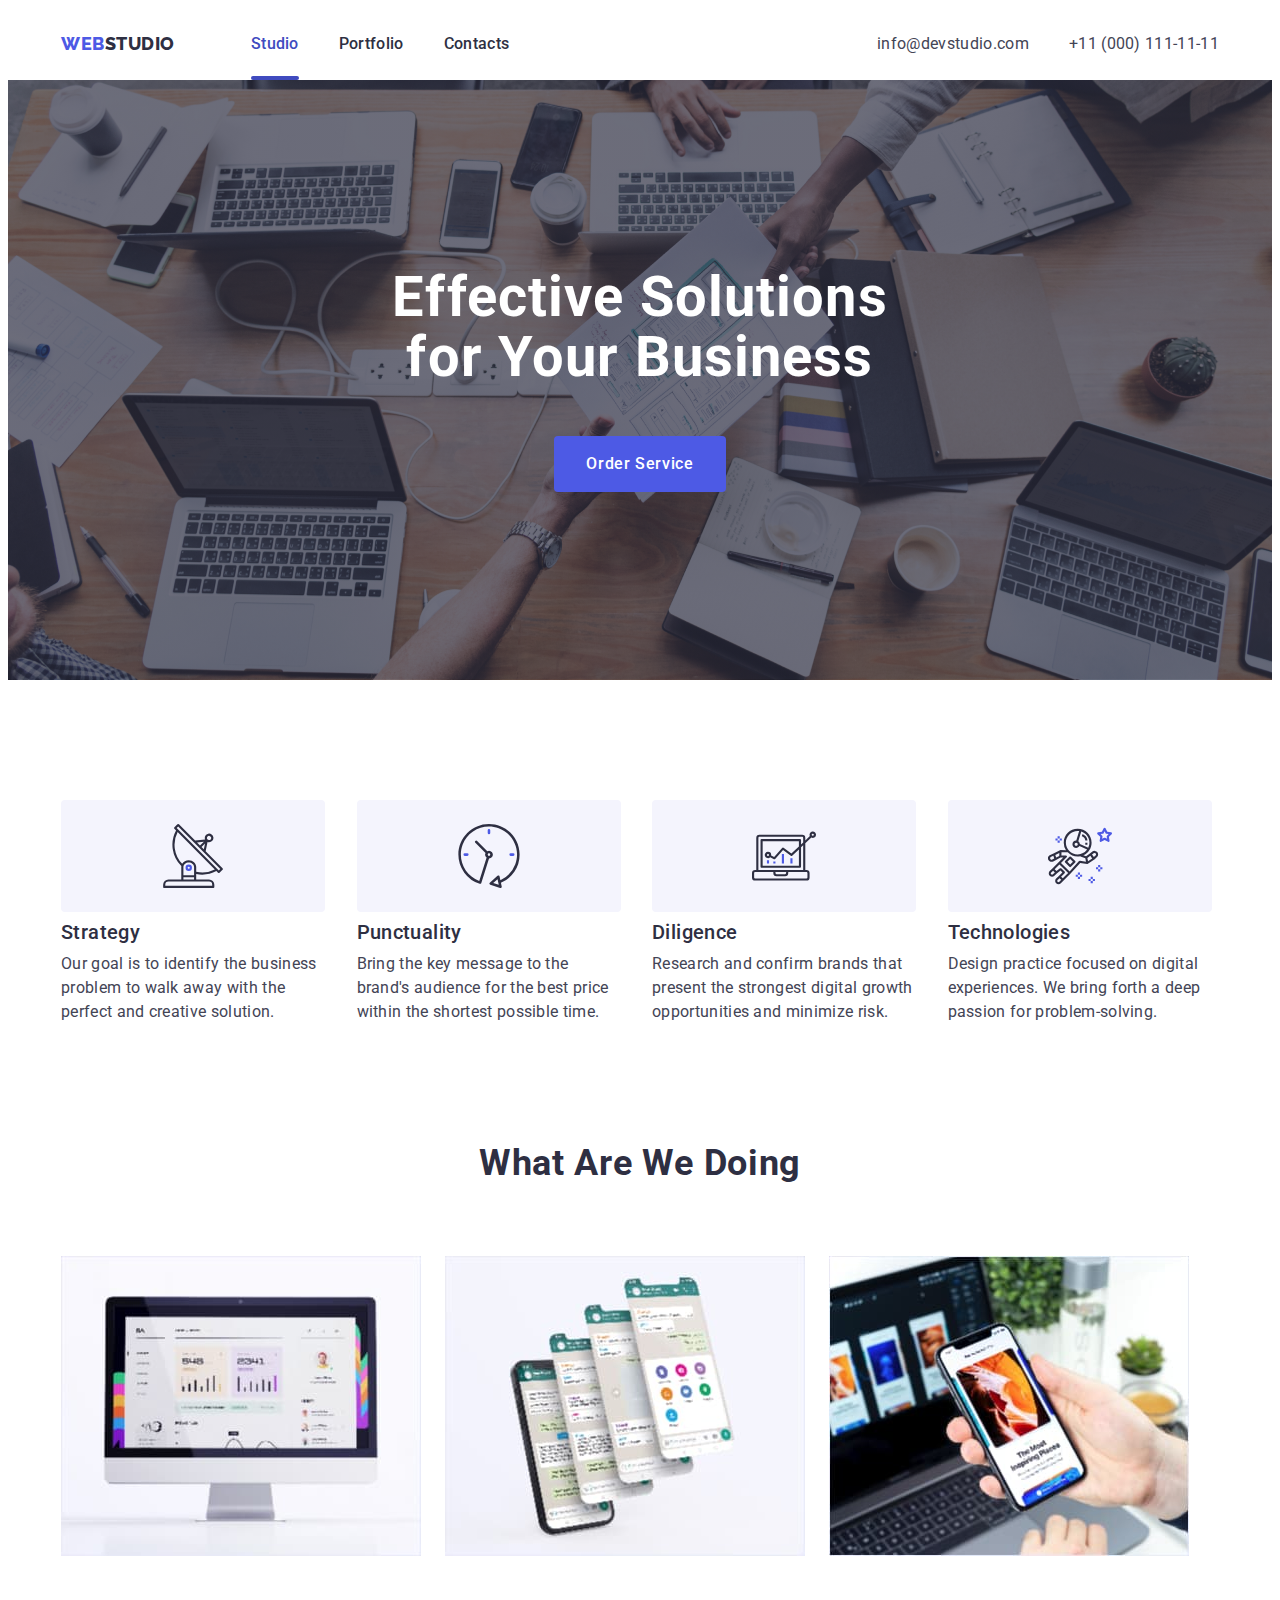
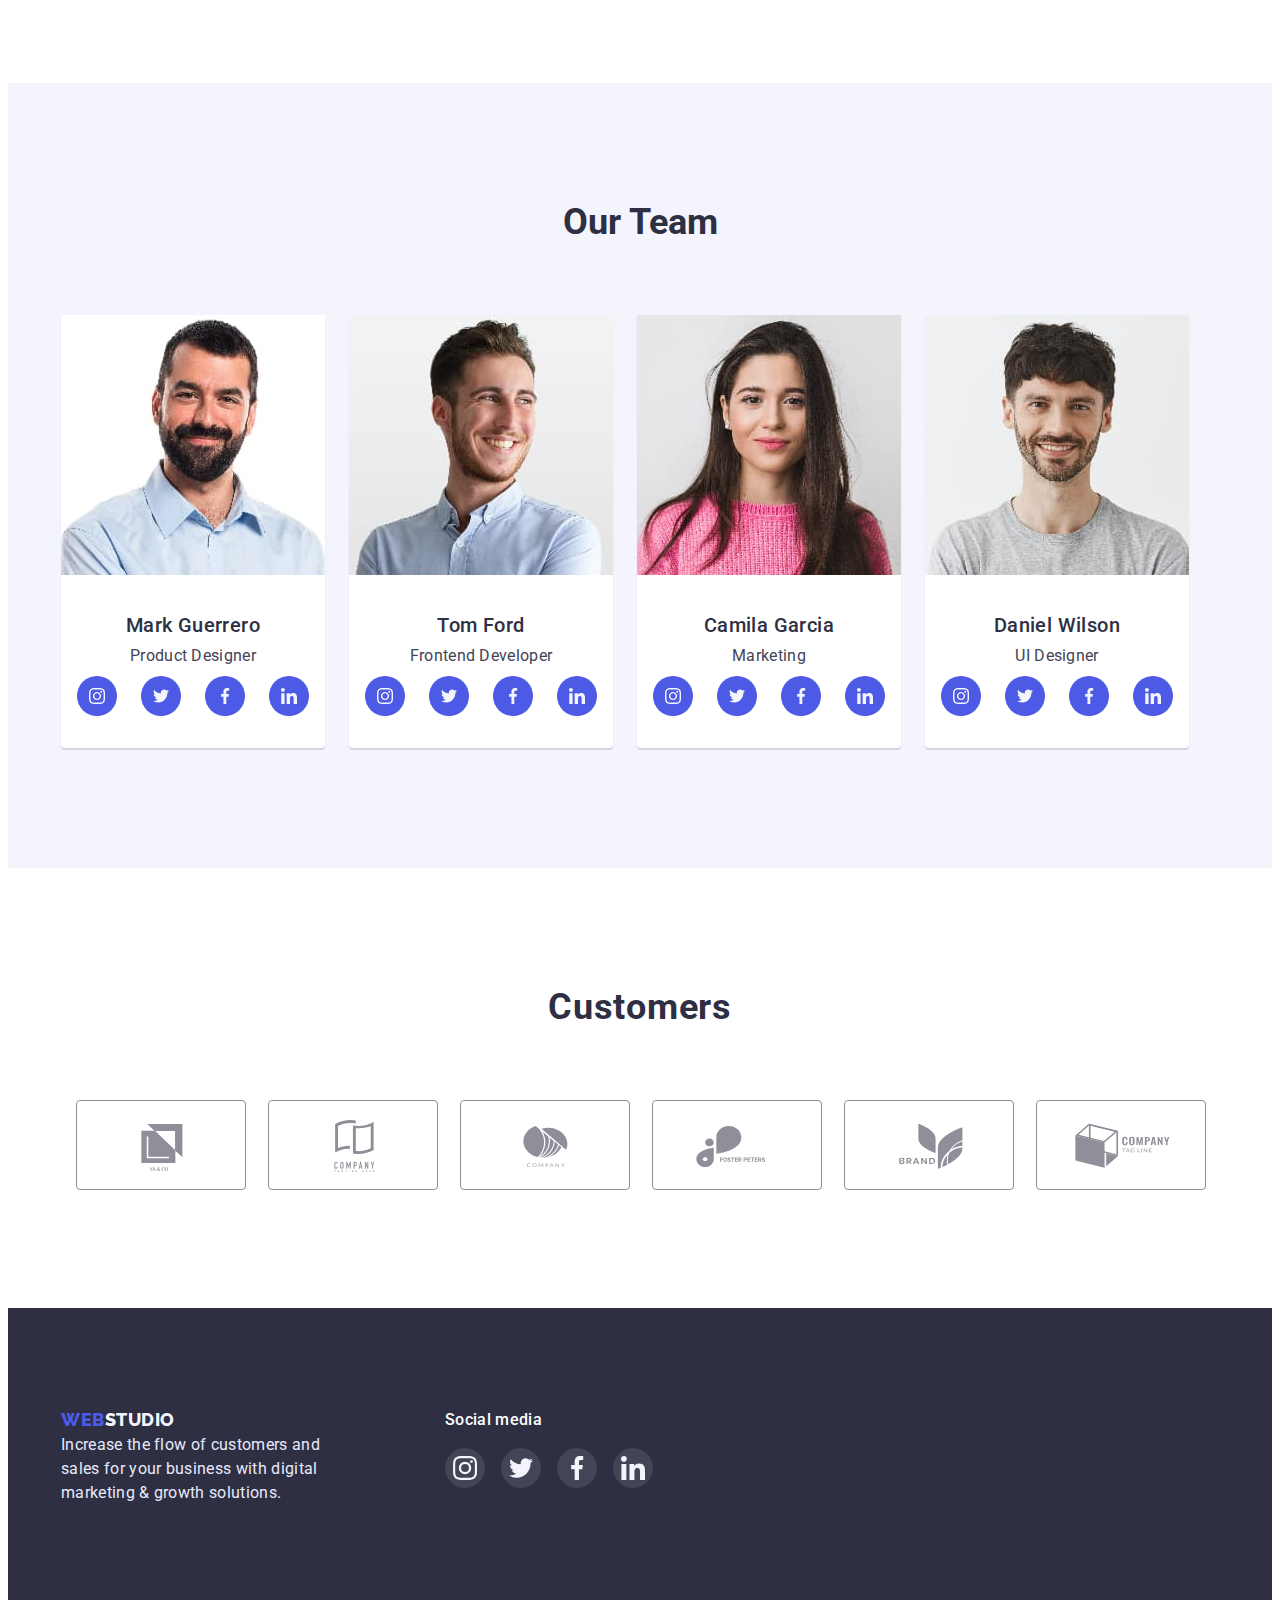
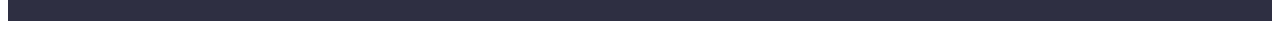
<file: index.html>
<!DOCTYPE html>
<html lang="en">

<head>
    <meta charset="UTF-8">
    <meta http-equiv="X-UA-Compatible" content="IE=edge">
    <meta name="viewport" content="width=device-width, initial-scale=1.0">
    <title>WebStudio</title>
    <!-- link fonts -->
    <link rel="stylesheet" href="https://cdnjs.cloudflare.com/ajax/libs/modern-normalize/1.1.0/modern-normalize.min.css"
        integrity="sha512-wpPYUAdjBVSE4KJnH1VR1HeZfpl1ub8YT/NKx4PuQ5NmX2tKuGu6U/JRp5y+Y8XG2tV+wKQpNHVUX03MfMFn9Q=="
        crossorigin="anonymous" referrerpolicy="no-referrer" />
    <link rel="preconnect" href="https://fonts.googleapis.com">
    <link rel="preconnect" href="https://fonts.gstatic.com" crossorigin>
    <link
        href="https://fonts.googleapis.com/css2?family=Raleway:wght@700&family=Roboto:wght@400;500;700;900&display=swap"
        rel="stylesheet">

    <link rel="stylesheet" href="./css/styles.css">
</head>


<body>

    <header class="page-heder">
        <div class="conteiner">
            <div class="header-conteiner">
                <nav class="header-nav">
                    <a href="./index.html" class="logo-first">WEB<span class="logo-second">STUDIO</span></a>
                    <ul class="navigation">
                        <li><a class="link current" href="./index.html">Studio</a></li>
                        <li><a class="link" href="./portfolio.html">Portfolio</a></li>
                        <li><a class="link" href="">Contacts</a></li>

                    </ul>

                </nav>
                <address>
                    <ul class="page-addres">
                        <li><a href="mailto:info@devstudio.com" class="link">info@devstudio.com</a></li>
                        <li><a href="tel:+110001111111" class="link">+11 (000) 111-11-11</a></li>
                    </ul>
                </address>
            </div>
        </div>
    </header>

    <main>
        <!-- section1 -->
        <section class="hero-image">
            <div class="conteiner">
                <div class="hero-conteiner">
                    <h1 class="hero-title">Effective Solutions for Your Business</h1>
                    <button type="button" data-modal-open class="button-service">Order Service</button>
                </div>


            </div>
        </section>
        <!-- section2 -->
        <section class="section">
            <div class="conteiner">
                <h2 hidden>features</h2>


                <ul class="secondary-conteiner">
                    <li class="li-sekondary-conteiner">
                        <div class="advanteges-list"><svg class="advantages-icon">
                                <use href="./images/icons.svg#icon-antenna"></use>
                            </svg></div>

                        <h3 class="text-secondary-conteiner">Strategy</h3>
                        <p class="paragraf-text-sekondary">Our goal is to identify the business
                            problem to walk away with the perfect and creative solution.</p>

                    </li>
                    <li class="li-sekondary-conteiner">
                        <div class="advanteges-list"><svg class="advantages-icon">
                                <use href="./images/icons.svg#icon-clock"></use>
                            </svg></div>
                        <h3 class="text-secondary-conteiner">Punctuality</h3>
                        <p class="paragraf-text-sekondary">Bring the key message to the brand's audience for the best
                            price
                            within
                            the
                            shortest possible
                            time.</p>

                    </li>
                    <li class="li-sekondary-conteiner">
                        <div class="advanteges-list"><svg class="advantages-icon">
                                <use href="./images/icons.svg#icon-diagram"></use>
                            </svg></div>
                        <h3 class="text-secondary-conteiner">Diligence</h3>
                        <p class="paragraf-text-sekondary">Research and confirm brands that present the strongest
                            digital
                            growth
                            opportunities and minimize
                            risk.</p>

                    </li>
                    <li class="li-sekondary-conteiner">
                        <div class="advanteges-list"><svg class="advantages-icon">
                                <use href="./images/icons.svg#icon-astronaut"></use>
                            </svg></div>
                        <h3 class="text-secondary-conteiner">Technologies</h3>
                        <p class="paragraf-text-sekondary">Design practice focused on digital experiences. We bring
                            forth a
                            deep
                            passion for
                            problem-solving.</p>

                    </li>
                </ul>


            </div>


        </section>
        <!-- Приклади роботи3  -->
        <section class="section non-padding">
            <div class="conteiner">

                <h2 class="page-waw-doing">What Are We Doing</h2>
                <ul class="foto-section">
                    <li class="img-sl"><img src="./images/sl_1.jpg" alt="computer" width="360" height="300"></li>

                    <li class="img-sl"><img src="./images/sl_2.jpg" alt="mobile softvar" width="360" height="300">
                    </li>
                    <li class="img-sl"><img src="./images/sl_3.jpg" alt="smartphone" width="360" height="300"></li>
                </ul>

            </div>
        </section>
        <!-- група4 -->
        <section class="section section-background">
            <div class="conteiner">
                <h2 class="team">Our Team</h2>
                <ul class="team-conteiner">
                    <li class="team-item">
                        <img class="foto-team" src="./images/img_1.jpg" alt="Mark Guerrero" width="264" height="260">
                        <div class="our-team">
                            <h3 class="piple">Mark Guerrero</h3>
                            <p class="paragraf">Product Designer</p>
                            <ul class="socials-lisst">
                                <li class="socials-item"><a class="socials-link" href="#">
                                        <svg class="socials-icon">
                                            <use href="./images/icons.svg#icon-instagram-b"></use>

                                        </svg>
                                    </a></li>
                                <li class="socials-item"><a class="socials-link" href="#"><svg class="socials-icon">
                                            <use href="./images/icons.svg#icon-twitter-b"></use>

                                        </svg></a></li>
                                <li class="socials-item"><a class="socials-link" href="#"><svg class="socials-icon">
                                            <use href="./images/icons.svg#icon-facebook-b"></use>

                                        </svg></a></li>
                                <li class="socials-item"><a class="socials-link" href="#"><svg class="socials-icon">
                                            <use href="./images/icons.svg#icon-linkedin-b"></use>

                                        </svg></a></li>
                            </ul>
                        </div>

                    </li>
                    <li class="team-item">
                        <img class="foto-team" src="./images/img_2.jpg" alt="Tom Ford" width="264" height="260">
                        <div class="our-team">
                            <h3 class="piple">Tom Ford</h3>
                            <p class="paragraf">Frontend Developer</p>
                            <ul class="socials-lisst">
                                <li class="socials-item"><a class="socials-link" href="#">
                                        <svg class="socials-icon">
                                            <use href="./images/icons.svg#icon-instagram-b"></use>

                                        </svg>
                                    </a></li>
                                <li class="socials-item"><a class="socials-link" href="#"><svg class="socials-icon">
                                            <use href="./images/icons.svg#icon-twitter-b"></use>

                                        </svg></a></li>
                                <li class="socials-item"><a class="socials-link" href="#"><svg class="socials-icon">
                                            <use href="./images/icons.svg#icon-facebook-b"></use>

                                        </svg></a></li>
                                <li class="socials-item"><a class="socials-link" href="#"><svg class="socials-icon">
                                            <use href="./images/icons.svg#icon-linkedin-b"></use>

                                        </svg></a></li>
                        </div>

                    </li>
                    <li class="team-item">
                        <img class="foto-team" src="./images/img_3.jpg" alt="Camila Garcia" width="264" height="260">
                        <div class="our-team">
                            <h3 class="piple">Camila Garcia</h3>
                            <p class="paragraf">Marketing</p>
                            <ul class="socials-lisst">
                                <li class="socials-item"><a class="socials-link" href="#">
                                        <svg class="socials-icon">
                                            <use href="./images/icons.svg#icon-instagram-b"></use>

                                        </svg>
                                    </a></li>
                                <li class="socials-item"><a class="socials-link" href="#"><svg class="socials-icon">
                                            <use href="./images/icons.svg#icon-twitter-b"></use>

                                        </svg></a></li>
                                <li class="socials-item"><a class="socials-link" href="#"><svg class="socials-icon">
                                            <use href="./images/icons.svg#icon-facebook-b"></use>

                                        </svg></a></li>
                                <li class="socials-item"><a class="socials-link" href="#"><svg class="socials-icon">
                                            <use href="./images/icons.svg#icon-linkedin-b"></use>

                                        </svg></a></li>
                        </div>

                    </li>
                    <li class="team-item">
                        <img class="foto-team" src="./images/img_4.jpg" alt="Daniel Wilson" width="264" height="260">
                        <div class="our-team">
                            <h3 class="piple">Daniel Wilson</h3>
                            <p class="paragraf">UI Designer</p>
                            <ul class="socials-lisst">
                                <li class="socials-item"><a class="socials-link" href="#">
                                        <svg class="socials-icon">
                                            <use href="./images/icons.svg#icon-instagram-b"></use>

                                        </svg>
                                    </a></li>
                                <li class="socials-item"><a class="socials-link" href="#"><svg class="socials-icon">
                                            <use href="./images/icons.svg#icon-twitter-b"></use>

                                        </svg></a></li>
                                <li class="socials-item"><a class="socials-link" href="#"><svg class="socials-icon">
                                            <use href="./images/icons.svg#icon-facebook-b"></use>

                                        </svg></a></li>
                                <li class="socials-item"><a class="socials-link" href="#"><svg class="socials-icon">
                                            <use href="./images/icons.svg#icon-linkedin-b"></use>

                                        </svg></a></li>
                        </div>

                    </li>

                </ul>
            </div>
        </section>
        <section>
            <div class="conteiner">
                <div class="customers-box">
                    <h2 class="customers">Customers</h2>
                    <ul class="customers-list">
                        <li class="customers-item"><a class="customers-link" href="#"> <svg class="customers-icon">
                                    <use href="./images/icons.svg#icon-yago"></use>
                                </svg></a></li>
                        <li class="customers-item"><a class="customers-link" href="#"><svg class="customers-icon">
                                    <use href="./images/icons.svg#icon-taglinehere"></use>
                                </svg></a></li>
                        <li class="customers-item"><a class="customers-link" href="#"><svg class="customers-icon">
                                    <use href="./images/icons.svg#icon-company"></use>
                                </svg></a></li>
                        <li class="customers-item"><a class="customers-link" href="#"><svg class="customers-icon">
                                    <use href="./images/icons.svg#icon-fosterpeters"></use>
                                </svg></a></li>
                        <li class="customers-item"><a class="customers-link" href="#"><svg class="customers-icon">
                                    <use href="./images/icons.svg#icon-brand"></use>
                                </svg></a></li>
                        <li class="customers-item"><a class="customers-link" href="#"><svg class="customers-icon">
                                    <use href="./images/icons.svg#icon-tagline"></use>
                                </svg></a></li>
                    </ul>
                </div>

            </div>

        </section>
    </main>
    <footer class="footer-fon">
        <div class="conteiner">
            <div class="footer-conteiner">
                <div class="footer-logo-paragragf">
                    <div class="footer-mar"><a href="./index.html" class="logo-first">WEB<span
                                class="logo-second-f">STUDIO</span></a>
                        <P class="footer-p">Increase the flow of customers and sales for your business with digital
                            marketing &
                            growth
                            solutions.</P>
                    </div>
                </div>
                <div class="footer-link">
                    <h2 class="footer-social-media">Social media</h2>

                    <ul class="footer-lisst">
                        <li class="footer-item"><a class="footer-socials-link" href="#">
                                <svg class="footer-socials-icon">
                                    <use href="./images/icons.svg#icon-instagram-b"></use>

                                </svg>
                            </a></li>
                        <li class="footer-item"><a class="footer-socials-link" href="#"><svg
                                    class="footer-socials-icon">
                                    <use href="./images/icons.svg#icon-twitter-b"></use>

                                </svg></a></li>
                        <li class="footer-item"><a class="footer-socials-link" href="#"><svg
                                    class="footer-socials-icon">
                                    <use href="./images/icons.svg#icon-facebook-b"></use>

                                </svg></a></li>
                        <li class="footer-item"><a class="footer-socials-link" href="#"><svg
                                    class="footer-socials-icon">
                                    <use href="./images/icons.svg#icon-linkedin-b"></use>

                                </svg></a></li>
                    </ul>
                </div>
            </div>





        </div>




    </footer>
    <div class="beckdrop is-hidden" data-modal>
        <div class="modal">
            <button class="modal-close" type="button" data-modal-close><svg class="beckdrop-modal-icon">
                    <use href="./images/icons.svg#icon-close-black"></use>

                </svg>
            </button>
        </div>

    </div>

    <script src="./js/modal.js"></script>

</body>

</html>
</file>
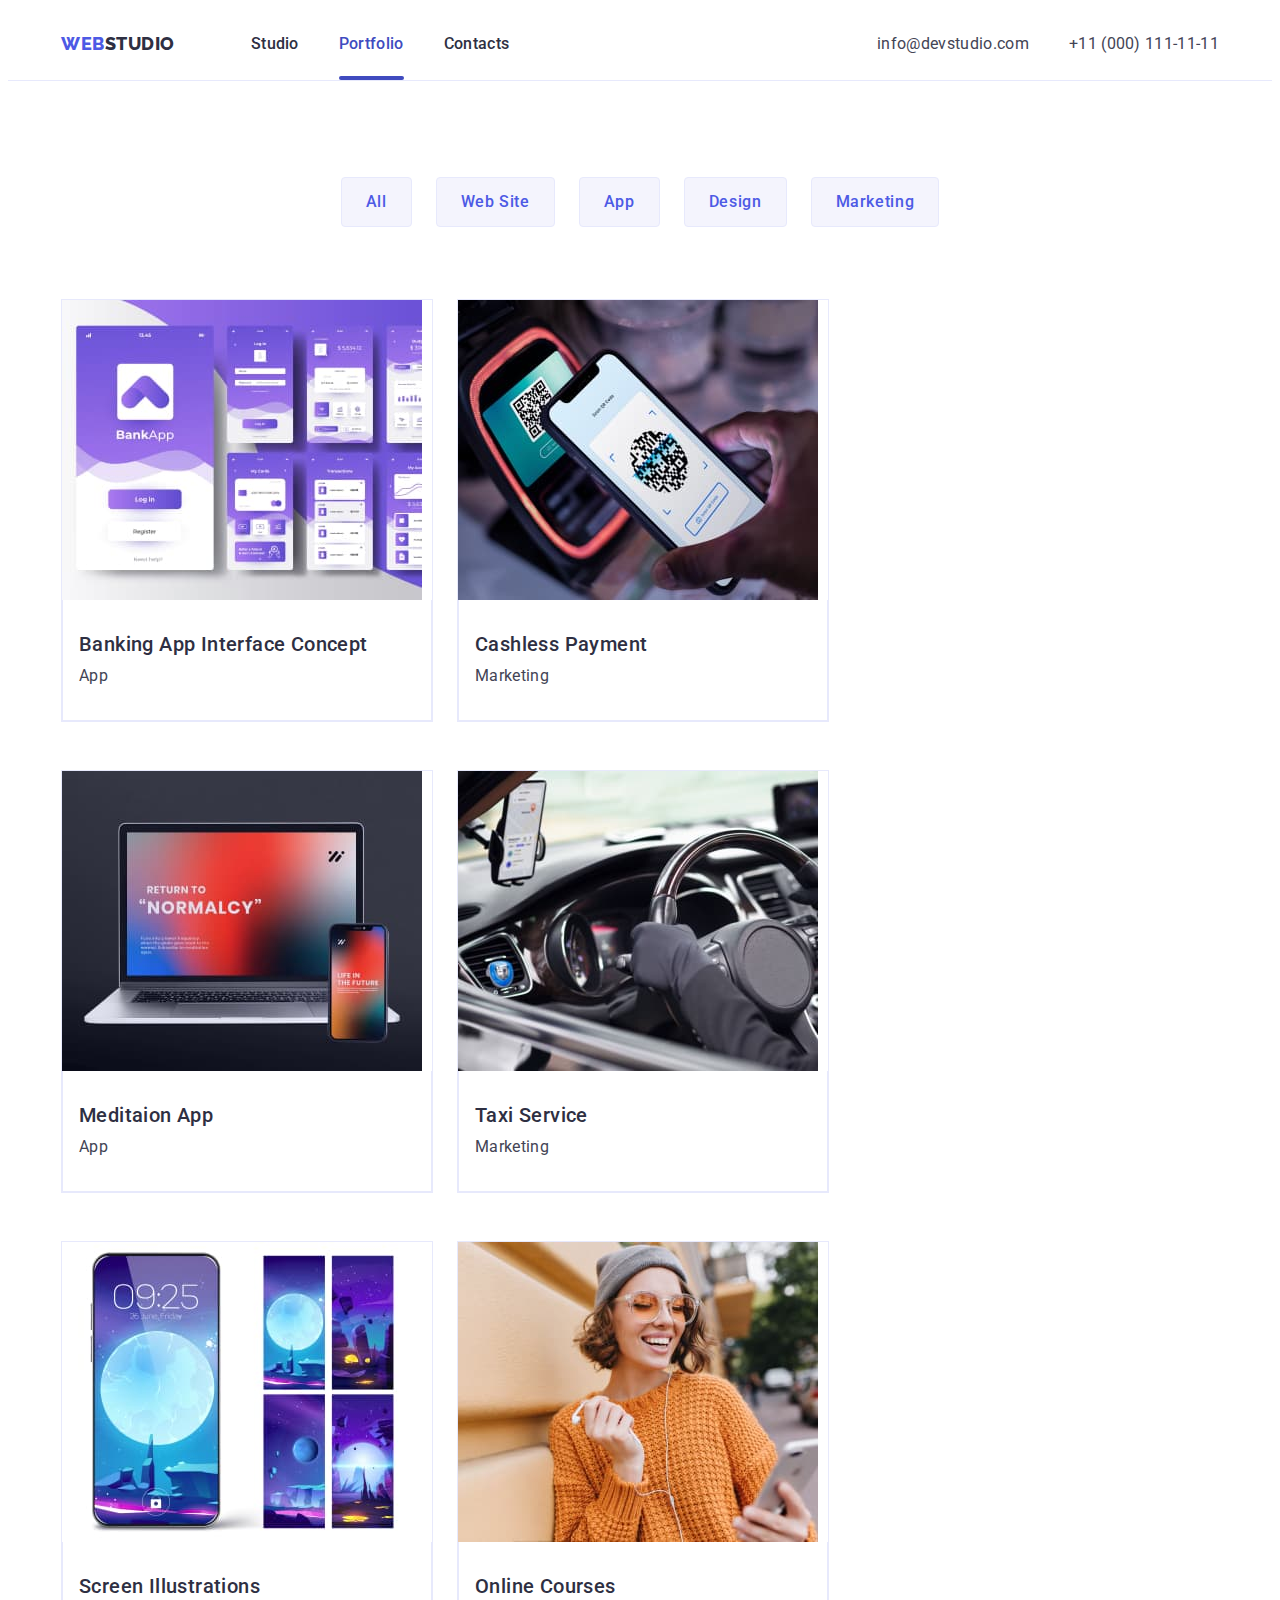
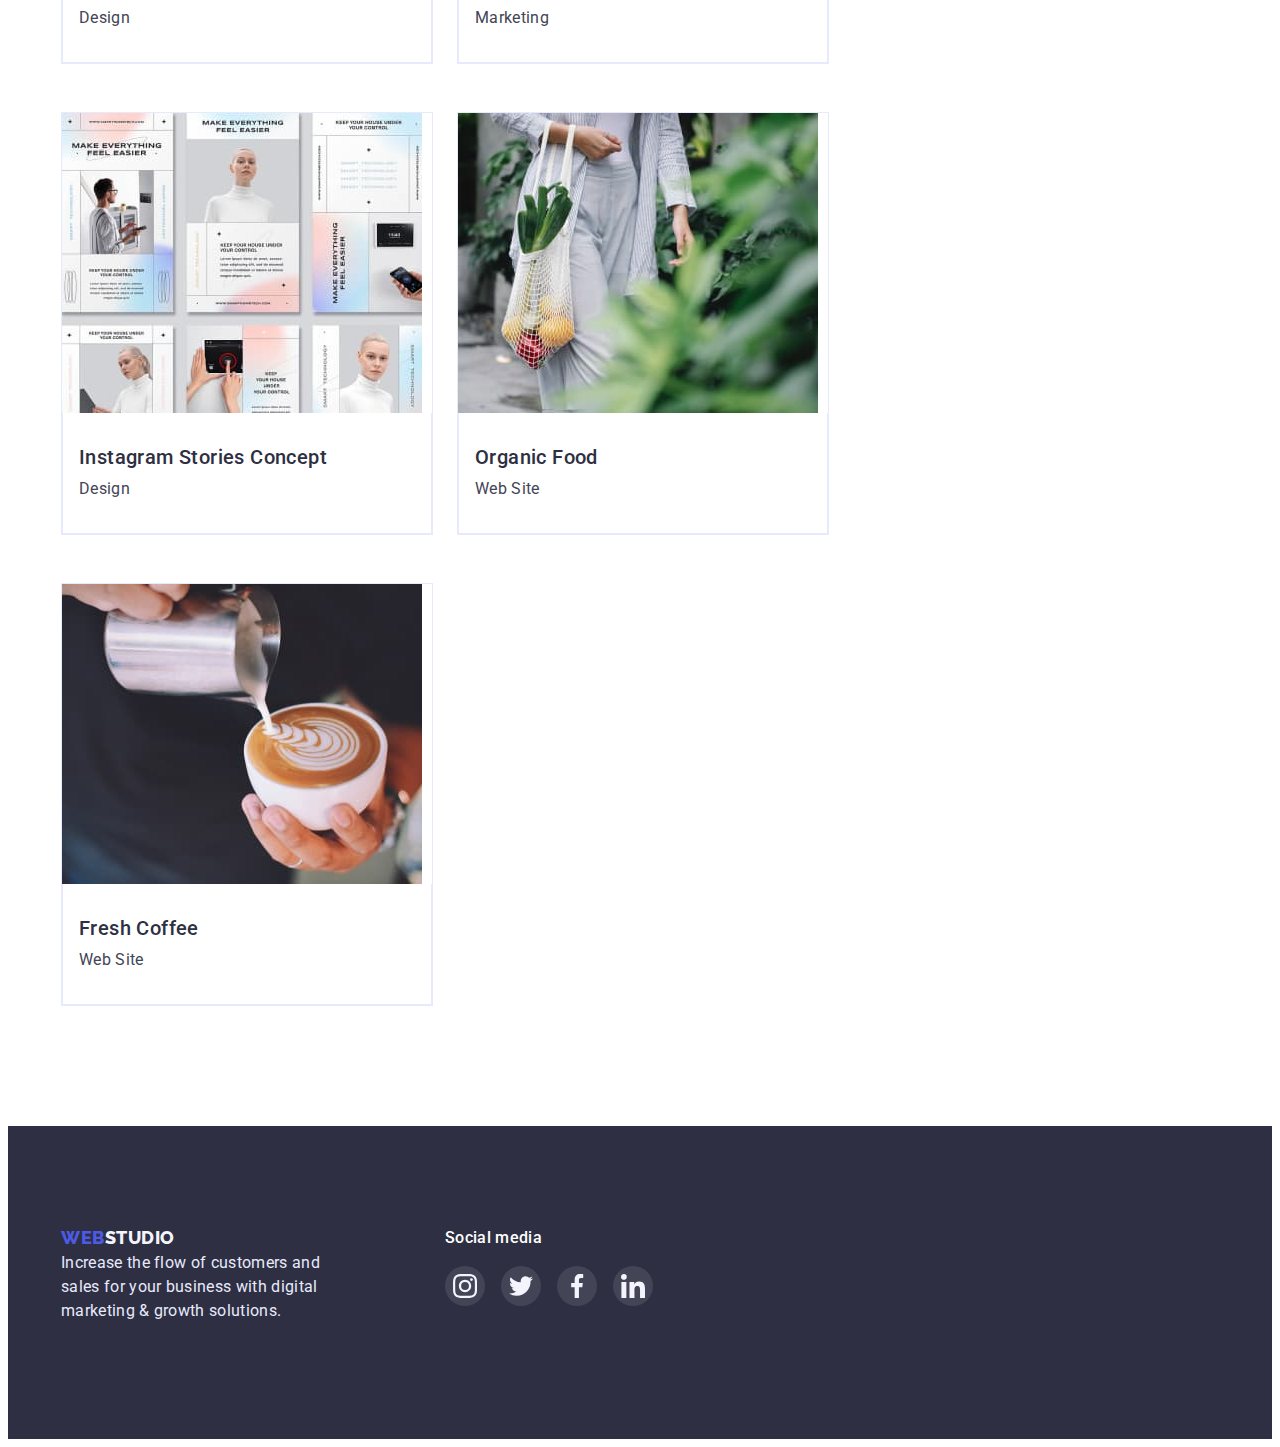
<file: portfolio.html>
<!DOCTYPE html>
<html lang="en">

<head>
    <meta charset="UTF-8">
    <meta http-equiv="X-UA-Compatible" content="IE=edge">
    <meta name="viewport" content="width=device-width, initial-scale=1.0">
    <title>Portfolio</title>
    <!-- link fonts -->
    <link rel="stylesheet" href="https://cdnjs.cloudflare.com/ajax/libs/modern-normalize/1.1.0/modern-normalize.min.css"
        integrity="sha512-wpPYUAdjBVSE4KJnH1VR1HeZfpl1ub8YT/NKx4PuQ5NmX2tKuGu6U/JRp5y+Y8XG2tV+wKQpNHVUX03MfMFn9Q=="
        crossorigin="anonymous" referrerpolicy="no-referrer" />
    <link rel="preconnect" href="https://fonts.googleapis.com">
    <link rel="preconnect" href="https://fonts.gstatic.com" crossorigin>
    <link
        href="https://fonts.googleapis.com/css2?family=Raleway:wght@700&family=Roboto:wght@400;500;700;900&display=swap"
        rel="stylesheet">
    <link rel="stylesheet" href="./css/styles.css">
</head>


<body>
    <header class="page-header">
        <div class="conteiner">
            <div class="header-conteiner">
                <nav class="header-nav">
                    <a href="./index.html" class="logo-first">WEB<span class="logo-second">STUDIO</span></a>
                    <ul class="navigation">
                        <li><a class="link" href="./index.html">Studio</a></li>

                        <li><a class="link current" href="./portfolio.html">Portfolio</a></li>
                        <li><a href="" class="link">Contacts</a></li>
                    </ul>
                </nav>
                <address>
                    <ul class="page-addres">
                        <li><a href="mailto:info@devstudio.com" class="link">info@devstudio.com</a></li>
                        <li><a href="tel:+110001111111" class="link">+11 (000) 111-11-11</a></li>
                    </ul>
                </address>
            </div>
        </div>
    </header>
    <main>
        <section class="section-portfolio">
            <div class="conteiner">
                <h1 hidden>portfollio</h1>
                <ul class="button-portfolio">
                    <li><button type="button" class="but-icon">All</button></li>
                    <li><button type="button" class="but-icon">Web Site</button></li>
                    <li><button type="button" class="but-icon">App</button></li>
                    <li><button type="button" class="but-icon">Design</button></li>
                    <li><button type="button" class="but-icon">Marketing</button></li>
                </ul>
            </div>


            <div class="conteiner">
                <ul class="service-conteiner">
                    <li class="name-info"><a class="portfolio-link" href="#">
                            <div class="overlej-image"><img class="foto-portfolio" src="./images/foto9.jpg"
                                    alt="Banking App Interface Concept" width="360" height="300">
                                <div class="overlej-info">
                                    <p class="overlej-paragraf">14 Stylish and User-Friendly App Design Concepts · Task
                                        Manager App · Calorie Tracker
                                        App · Exotic Fruit Ecommerce App ·
                                        Cloud Storage App</p>
                                </div>
                            </div>

                            <div class="border-text">
                                <h2 class="text-name">Banking App Interface Concept</h2>
                                <p class="paragraf-portfolio-a">App</p>
                            </div>
                        </a>
                    </li>
                    <li class="name-info"> <a class="portfolio-link" href="#">
                            <div class="overlej-image"><img class="foto-portfolio" src="./images/foto8.jpg"
                                    alt="Cashless Payment" width="360" height="300">
                                <div class="overlej-info">
                                    <p class="overlej-paragraf">14 Stylish and User-Friendly App Design Concepts · Task
                                        Manager App · Calorie Tracker
                                        App · Exotic Fruit Ecommerce App ·
                                        Cloud Storage App</p>
                                </div>
                            </div>

                            <div class="border-text">
                                <h2 class="text-name">Cashless Payment</h2>
                                <p class="paragraf-portfolio-m">Marketing</p>
                            </div>
                        </a>
                    </li>
                    <li class="name-info"> <a class="portfolio-link" href="#">
                            <div class="overlej-image"><img class="foto-portfolio" src="./images/foto7.jpg"
                                    alt="Meditaion App" width="360" height="300">
                                <div class="overlej-info">
                                    <p class="overlej-paragraf">14 Stylish and User-Friendly App Design Concepts · Task
                                        Manager App · Calorie Tracker
                                        App · Exotic Fruit Ecommerce App ·
                                        Cloud Storage App</p>
                                </div>
                            </div>

                            <div class="border-text">
                                <h2 class="text-name">Meditaion App</h2>
                                <p class="paragraf-portfolio-ap">App</p>
                            </div>
                        </a>
                    </li>
                    <li class="name-info"> <a class="portfolio-link" href="#">
                            <div class="overlej-image"><img class="foto-portfolio" src="./images/foto6.jpg"
                                    alt="Taxi Service" width="360" height="300">
                                <div class="overlej-info">
                                    <p class="overlej-paragraf">14 Stylish and User-Friendly App Design Concepts · Task
                                        Manager App · Calorie Tracker
                                        App · Exotic Fruit Ecommerce App ·
                                        Cloud Storage App</p>
                                </div>
                            </div>

                            <div class="border-text">
                                <h2 class="text-name">Taxi Service</h2>
                                <p class="paragraf-portfolio-ma">Marketing</p>
                            </div>
                        </a>
                    </li>
                    <li class="name-info"><a class="portfolio-link" href="#">
                            <div class="overlej-image"><img class="foto-portfolio" src="./images/foto5.jpg"
                                    alt="Screen Illustrations" width="360" height="300">
                                <div class="overlej-info">
                                    <p class="overlej-paragraf">14 Stylish and User-Friendly App Design Concepts · Task
                                        Manager App · Calorie Tracker
                                        App · Exotic Fruit Ecommerce App ·
                                        Cloud Storage App</p>
                                </div>
                            </div>

                            <div class="border-text">
                                <h2 class="text-name">Screen Illustrations</h2>
                                <p class="paragraf-portfolio-d">Design</p>
                            </div>
                        </a>
                    </li>
                    <li class="name-info"><a class="portfolio-link" href="#">
                            <div class="overlej-image"><img class="foto-portfolio" src="./images/foto4.jpg"
                                    alt="Online Courses" width="360" height="300">
                                <div class="overlej-info">
                                    <p class="overlej-paragraf">14 Stylish and User-Friendly App Design Concepts · Task
                                        Manager App · Calorie Tracker
                                        App · Exotic Fruit Ecommerce App ·
                                        Cloud Storage App</p>
                                </div>
                            </div>

                            <div class="border-text">
                                <h2 class="text-name">Online Courses</h2>
                                <p class="paragraf-portfolio-mar">Marketing</p>
                            </div>
                        </a>
                    </li>
                    <li class="name-info"><a class="portfolio-link" href="#">
                            <div class="overlej-image"><img class="foto-portfolio" src="./images/foto3.jpg"
                                    alt="Instagram Stories Concept" width="360" height="300">
                                <div class="overlej-info">
                                    <p class="overlej-paragraf">14 Stylish and User-Friendly App Design Concepts · Task
                                        Manager App · Calorie Tracker
                                        App · Exotic Fruit Ecommerce App ·
                                        Cloud Storage App</p>
                                </div>
                            </div>

                            <div class="border-text">
                                <h2 class="text-name">Instagram Stories Concept</h2>
                                <p class="paragraf-portfolio-de">Design</p>
                            </div>
                        </a>
                    </li>
                    <li class="name-info"><a class="portfolio-link" href="#">
                            <div class="overlej-image"><img class="foto-portfolio" src="./images/foto2.jpg"
                                    alt="Organic Food" width="360" height="300">
                                <div class="overlej-info">
                                    <p class="overlej-paragraf">14 Stylish and User-Friendly App Design Concepts · Task
                                        Manager App · Calorie Tracker
                                        App · Exotic Fruit Ecommerce App ·
                                        Cloud Storage App</p>
                                </div>
                            </div>

                            <div class="border-text">
                                <h2 class="text-name">Organic Food</h2>
                                <p class="paragraf-portfolio-w">Web Site</p>
                            </div>
                        </a>
                    </li>
                    <li class="name-info"><a class="portfolio-link" href="#">
                            <div class="overlej-image"><img class="foto-portfolio" src="./images/foto1.jpg"
                                    alt="Fresh Coffee" width="360" height="300">
                                <div class="overlej-info">
                                    <p class="overlej-paragraf">14 Stylish and User-Friendly App Design Concepts · Task
                                        Manager App · Calorie Tracker
                                        App · Exotic Fruit Ecommerce App ·
                                        Cloud Storage App</p>
                                </div>
                            </div>

                            <div class="border-text">
                                <h2 class="text-name">Fresh Coffee</h2>
                                <p class="paragraf-portfolio-we">Web Site</p>
                            </div>
                        </a>
                    </li>
                </ul>
            </div>
        </section>







    </main>
    <footer class="footer-fon">
        <div class="conteiner">
            <div class="footer-conteiner">
                <div class="footer-logo-paragragf">
                    <div class="footer-mar"><a href="./index.html" class="logo-first">WEB<span
                                class="logo-second-f">STUDIO</span></a>
                        <P class="footer-p">Increase the flow of customers and sales for your business with digital
                            marketing &
                            growth
                            solutions.</P>
                    </div>
                </div>
                <div class="footer-link">
                    <h2 class="footer-social-media">Social media</h2>

                    <ul class="footer-lisst">
                        <li class="footer-item"><a class="footer-socials-link" href="#">
                                <svg class="footer-socials-icon">
                                    <use href="./images/icons.svg#icon-instagram-b"></use>

                                </svg>
                            </a></li>
                        <li class="footer-item"><a class="footer-socials-link" href="#"><svg
                                    class="footer-socials-icon">
                                    <use href="./images/icons.svg#icon-twitter-b"></use>

                                </svg></a></li>
                        <li class="footer-item"><a class="footer-socials-link" href="#"><svg
                                    class="footer-socials-icon">
                                    <use href="./images/icons.svg#icon-facebook-b"></use>

                                </svg></a></li>
                        <li class="footer-item"><a class="footer-socials-link" href="#"><svg
                                    class="footer-socials-icon">
                                    <use href="./images/icons.svg#icon-linkedin-b"></use>

                                </svg></a></li>
                    </ul>
                </div>
            </div>





        </div>

</body>

</html>
</file>
<file: css/styles.css>
:root {
  --color-primary: #434455;
  --color-primary-dark: #2e2f42;
  --clr-primary-inverted: #ffffff;
  --clr-background: #ffffff;
  --clr-background-dark: #f4f4fd;
  --color-button-off: #4d5ae5;
  --clr-button-on: #404bbf;
  --color-wiete-foo: #e7e9fc;
  --font-family-big: "Raleway";
  --color-customers: #8e8f99;
}
/* Base */
.conteiner {
  width: 100%;
  max-width: 1158px;
  margin: 0 auto;
  padding: 0 15px;
}
body {
  font-family: "Roboto", sans-serif;
  color: var(--color-primary);
  font-size: 16px;
  line-height: 1.5;
  background: var(--clr-background);
}
p,
h1,
h2,
h3,
h4 {
  margin-top: 0;
  margin-bottom: 0;
}
ul {
  margin: 0;
  padding: 0;
  list-style-type: none;
}
.page-header {
  background: var(--clr-background);
  border-bottom: 1px solid var(--color-wiete-foo);
}
.header-conteiner {
  display: flex;
  align-items: center;
}
.header-nav {
  display: flex;
  align-items: center;
  flex-grow: 1;
  gap: 76px;
}
.navigation {
  display: flex;
  gap: 40px;
}
.navigation .link.current::after {
  position: absolute;
  bottom: 0;
  display: block;
  content: "";
  width: 100%;
  height: 4px;
  background: var(--clr-button-on);
  border-radius: 2px;
}
.navigation .link {
  position: relative;
  letter-spacing: 0.02em;
  font-weight: 500;
  text-decoration: none;
  color: var(--color-primary-dark);
  padding: 24px 0;
  display: block;
  transition-timing-function: cubic-bezier(0.4, 0, 0.2, 1);
  transition-duration: 250ms;
}
.navigation .link:hover {
  letter-spacing: 0.02em;
  color: var(--clr-button-on);
}
.navigation .link.current {
  letter-spacing: 0.02em;
  color: var(--clr-button-on);
}
.page-addres {
  display: flex;
  gap: 40px;
  font-style: normal;
}
.page-addres .link {
  text-decoration: none;
  color: var(--color-primary);
  letter-spacing: 0.02em;
  padding: 24px 0;
  display: block;
  transition-timing-function: cubic-bezier(0.4, 0, 0.2, 1);
  transition-duration: 250ms;
}
.page-addres .link:hover {
  color: var(--clr-button-on);
}
.section {
  padding: 120px 0;
}
.non-padding {
  padding-top: 0px;
}

.logo-first {
  font-family: var(--font-family-big);
  font-family: "Raleway";
  font-weight: 800;
  font-size: 18px;
  line-height: 1.33;
  text-decoration: none;
  letter-spacing: 0.03em;

  color: var(--color-button-off);
}
.logo-second-f {
  font-family: var(--font-family-big);

  color: var(--clr-background-dark);

  letter-spacing: 0.03em;
}
.logo-second {
  color: var(--color-primary-dark);
}
.hero-conteiner {
  margin: 0 auto;
  text-align: center;
}
.hero-title {
  margin: 0 auto 48px;

  max-width: 496px;
  text-align: center;
  font-size: 56px;
  line-height: 1.07;
  letter-spacing: 0.02em;
  color: var(--clr-primary-inverted);
}
.hero-image {
  max-width: 1440px;
  margin: 0 auto;
  padding-top: 188px;
  padding-bottom: 188px;
  background-image: linear-gradient(
      rgba(46, 47, 66, 0.7),
      rgba(46, 47, 66, 0.7)
    ),
    url("../images/people-office.jpg");
  background-repeat: no-repeat;
  background-position: center;
}
.button-service {
  padding: 16px 32px;

  border-radius: 4px;
  letter-spacing: 0.04em;
  font-family: "Roboto";
  font-weight: 500;
  font-size: 16px;
  line-height: 1.5;
  color: var(--clr-primary-inverted);
  background-color: var(--color-button-off);
  border: none;
  cursor: pointer;
  transition-timing-function: cubic-bezier(0.4, 0, 0.2, 1);
  transition-duration: 250ms;
}
.button-service:hover {
  background-color: var(--clr-button-on);
}
/* advantages */
.advanteges-list {
  width: 264px;
  height: 112px;
  background: var(--clr-background-dark);
  border-radius: 4px;
  margin-bottom: 8px;

  fill: var(--color-primary-dark);
  display: flex;
  align-items: center;
  justify-content: center;
}

.advantages-icon {
  width: 64px;
  height: 64px;
}
.secondary-conteiner {
  display: flex;
  gap: 24px;
}
.li-sekondary-conteiner {
  flex-basis: calc((100% - 3 * 24px) / 4);
}
.text-secondary-conteiner {
  margin-bottom: 8px;
  letter-spacing: 0.02em;
  color: var(--color-primary-dark);
  font-weight: 500;
  font-size: 20px;
  line-height: 1.2;
}
.paragraf-text-sekondary {
  width: 264px;
  color: var(--color-primary);
  font-size: 16px;
  line-height: 1.5;
  letter-spacing: 0.02em;
}

.foto-section {
  display: flex;
  gap: 24px;
}

.page-waw-doing {
  margin-bottom: 72px;
  padding-top: 0;
  text-align: center;
  letter-spacing: 0.02em;
  font-size: 36px;
  line-height: 1.11;
  color: var(--color-primary-dark);
}
.section-background {
  background: var(--clr-background-dark);
}
.team {
  margin-bottom: 72px;
  text-align: center;
  font-weight: 700;
  font-size: 36px;
  line-height: 1.11;
  color: var(--color-primary-dark);
}
.team-conteiner {
  display: flex;
  gap: 24px;
}
.our-team {
  padding-top: 32px;
  padding-bottom: 32px;
}

.team-item {
  flex-basis: calc((100% / 4)-72px);

  background: var(--clr-background);
  box-shadow: 0px 2px 1px rgba(46, 47, 66, 0.16);
  border-radius: 0px 0px 4px 4px;
  width: 264px;
}

.piple {
  margin-bottom: 8px;
  text-align: center;
  letter-spacing: 0.02em;
  font-weight: 500;
  font-size: 20px;
  line-height: 1.11;
  color: var(--color-primary-dark);
}

/* paragraf  */
.paragraf {
  text-align: center;
  letter-spacing: 0.02em;
  font-size: 16px;
  line-height: 1.5;
  color: var(--color-primary);
  margin-bottom: 8px;
}
/* footer */
.footer-conteiner {
  display: flex;
  gap: 120px;
}
.footer-mar {
  margin-bottom: 16px;
}
.footer-fon {
  padding-top: 100px;
  padding-bottom: 100px;
  background: var(--color-primary-dark);
}
.footer-p {
  width: 264px;
  letter-spacing: 0.02em;
  font-size: 16px;
  line-height: 1.5;
  color: var(--color-wiete-foo);
}
.footer-social-media {
  font-family: "Roboto";
  font-style: normal;
  font-weight: 500;
  font-size: 16px;
  line-height: 24px;
  color: var(--clr-primary-inverted);
  letter-spacing: 0.02em;
  padding-bottom: 16px;
}

.footer-lisst {
  display: flex;
  gap: 16px;
}
.footer-item {
  width: 40px;
  height: 40px;
}
.footer-socials-link {
  width: 100%;
  height: 100%;
  background: rgba(255, 255, 255, 0.1);
  display: flex;
  align-items: center;
  justify-content: center;
  fill: var(--clr-background-dark);
  border-radius: 50%;
  transition-timing-function: cubic-bezier(0.4, 0, 0.2, 1);
  transition-duration: 250ms;
}
.footer-socials-link:hover {
  background: #31d0aa;
}
.footer-socials-link:focus {
  background: #31d0aa;
}
.footer-socials-icon {
  width: 24px;
  height: 24px;
}
/* PAGE 2 */
.section-portfolio {
  padding-top: 96px;
}
.button-portfolio {
  display: flex;
  gap: 24px;
  justify-content: center;
  margin-bottom: 72px;
}
.but-icon {
  padding: 12px 24px;
  letter-spacing: 0.04em;
  font-weight: 500;
  font-size: 16px;
  line-height: 1.5;
  color: var(--color-button-off);
  background: var(--clr-background-dark);
  border: 1px solid var(--color-wiete-foo);
  border-radius: 4px;
  font-family: "Roboto";
  transition-timing-function: cubic-bezier(0.4, 0, 0.2, 1);
  transition-duration: 250ms;
}
.but-icon:hover {
  letter-spacing: 0.04em;
  box-shadow: 0px 3px 2px rgba(0, 0, 0, 0.1);

  border-radius: 4px;
  background: var(--clr-button-on);
  color: var(--clr-primary-inverted);
  font-weight: 500;
  font-size: 16px;
  line-height: 1.5;
  cursor: pointer;
  font-family: "Roboto";
}
.but-icon:focus {
  letter-spacing: 0.04em;
  box-shadow: 0px 3px 2px rgba(0, 0, 0, 0.1);

  border-radius: 4px;
  background: var(--clr-button-on);
  color: var(--clr-primary-inverted);
  font-weight: 500;
  font-size: 16px;
  line-height: 1.5;
  cursor: pointer;
  font-family: "Roboto";
}

.border-text {
  border: 1px solid var(--color-wiete-foo);
  border-top: none;
  padding: 32px 16px;
}
/* text  */

.service-conteiner {
  display: flex;
  flex-wrap: wrap;
  gap: 48px 24px;
  padding-bottom: 120px;
}
.name-info {
  border: 1px solid var(--color-wiete-foo);
  flex-basis: calc((100% - 48px) / 3);
}

.portfolio-link {
  display: flex;
  flex-direction: column;
  text-decoration: none;
  transition-timing-function: cubic-bezier(0.4, 0, 0.2, 1);
  transition-duration: 250ms;
}
.portfolio-link:hover {
  box-shadow: 0px 1px 6px rgba(46, 47, 66, 0.08),
    0px 1px 1px rgba(46, 47, 66, 0.16), 0px 2px 1px rgba(46, 47, 66, 0.08);
}
/* overlej */
.overlej-image {
  position: relative;
  overflow: hidden;
}
.overlej-info {
  position: absolute;
  top: 0;
  left: 0;
  width: 100%;
  height: 100%;
  background: var(--color-button-off);
  transform: translateY(100%);
  transition: transform 250ms cubic-bezier(0.4, 0, 0.2, 1);
}
.portfolio-link:hover .overlej-info {
  transform: translateY(0);
  transition: transform 250ms cubic-bezier(0.4, 0, 0.2, 1);
}
.portfolio-link:focus .overlej-info {
  transform: translateY(0);
  transition: transform 250ms cubic-bezier(0.4, 0, 0.2, 1);
}
.overlej-paragraf {
  font-size: 16px;
  line-height: 1.4;
  padding: 40px 32px 170px 32px;
  letter-spacing: 0.02em;

  color: var(--clr-background-dark);
}

.foto-portfolio {
  display: block;
  max-width: 100%;
  height: auto;
}
.text-name {
  margin-bottom: 8px;
  font-weight: 500;
  font-size: 20px;
  line-height: 1.2;
  letter-spacing: 0.02em;
  color: var(--color-primary-dark);
}

/* paragraf  */
.paragraf-portfolio-a {
  font-size: 16px;
  line-height: 1.5;
  letter-spacing: 0.02em;
  color: var(--color-primary);
  order: 1;
}
.paragraf-portfolio-m {
  font-size: 16px;
  line-height: 1.5;
  letter-spacing: 0.02em;
  color: var(--color-primary);
  order: 1;
}
.paragraf-portfolio-ap {
  font-size: 16px;
  line-height: 1.5;
  letter-spacing: 0.02em;
  color: var(--color-primary);
  order: 1;
}
.paragraf-portfolio-ma {
  font-size: 16px;
  line-height: 1.5;
  letter-spacing: 0.02em;
  color: var(--color-primary);
  order: 1;
}
.paragraf-portfolio-d {
  font-size: 16px;
  line-height: 1.5;
  letter-spacing: 0.02em;
  color: var(--color-primary);
  order: 1;
}
.paragraf-portfolio-mar {
  font-size: 16px;
  line-height: 1.5;
  letter-spacing: 0.02em;
  color: var(--color-primary);
  order: 1;
}
.paragraf-portfolio-de {
  font-size: 16px;
  line-height: 1.5;
  letter-spacing: 0.02em;
  color: var(--color-primary);
  order: 1;
}
.paragraf-portfolio-w {
  font-size: 16px;
  line-height: 1.5;
  letter-spacing: 0.02em;
  color: var(--color-primary);
  order: 1;
}
.paragraf-portfolio-we {
  font-size: 16px;
  line-height: 1.5;
  letter-spacing: 0.02em;
  color: var(--color-primary);
  order: 1;
}

/* socials */
.socials-lisst {
  display: flex;
  gap: 24px;
  justify-content: center;
}
.socials-item {
  width: 40px;
  height: 40px;
}
.socials-link {
  width: 100%;
  height: 100%;
  background-color: var(--color-button-off);
  display: flex;
  align-items: center;
  justify-content: center;
  fill: var(--clr-background-dark);
  border-radius: 50%;
  transition-timing-function: cubic-bezier(0.4, 0, 0.2, 1);
  transition-duration: 250ms;
}
.socials-link:hover {
  background-color: var(--clr-button-on);
}
.socials-link:focus {
  background-color: var(--clr-button-on);
}
.socials-icon {
  width: 16px;
  height: 16px;
}
/* customers */
.customers-box {
  padding-top: 120px;
  padding-bottom: 120px;
}
.customers {
  text-align: center;

  letter-spacing: 0.02em;
  font-size: 36px;
  line-height: 1.1;

  margin-bottom: 72px;
  color: var(--color-primary-dark);
}
.customers-list {
  display: flex;
  gap: 24px;
  justify-content: center;
}
.customers-item {
  width: 168px;
  height: 88px;

  border-radius: 4px;
}
.customers-link {
  width: 100%;
  height: 100%;
  display: flex;
  align-items: center;
  justify-content: center;
  fill: var(--color-customers);
  border: 1px solid var(--color-customers);
  border-radius: 4px;
  transition-timing-function: cubic-bezier(0.4, 0, 0.2, 1);
  transition-duration: 250ms;
}
.customers-link:hover {
  fill: var(--clr-button-on);
  border: 1px solid var(--clr-button-on);
  border-radius: 4px;
}
.customers-link:focus {
  fill: var(--clr-button-on);
  border: 1px solid var(--clr-button-on);
  border-radius: 4px;
}

.customers-icon {
  width: 104px;
  height: 56px;
}
/* MODAL */
.beckdrop {
  position: fixed;
  top: 0;
  left: 0;
  display: flex;
  align-items: center;
  justify-content: center;
  width: 100%;
  height: 100%;
  background-color: rgba(46, 47, 66, 0.4);
  padding: 20px 0px;
  transition: opacity 250ms cubic-bezier(0.4, 0, 0.2, 1),
    visibility 250ms cubic-bezier(0.4, 0, 0.2, 1);
}
.beckdrop.is-hidden {
  opacity: 0;
  visibility: hidden;
  pointer-events: none;
}
.modal {
  position: relative;
  width: 408px;
  height: 576px;
  max-width: 100%;
  max-height: 100%;
  background-color: var(--clr-background);
}
.beckdrop-modal-icon {
  width: 8px;
  height: 8px;
}
.modal-close {
  position: absolute;
  top: 24px;
  right: 24px;
  width: 24px;
  height: 24px;
  background: var(--color-wiete-foo);
  border: 1px solid rgba(0, 0, 0, 0.1);
  border-radius: 50%;
  display: flex;
  align-items: center;
  justify-content: center;
  transition-timing-function: cubic-bezier(0.4, 0, 0.2, 1);
  transition-duration: 250ms;
}
.modal-close:hover {
  background: var(--clr-button-on);
  fill: var(--clr-background);
  cursor: pointer;
}
.modal-close:focus {
  background: var(--clr-button-on);
  fill: var(--clr-background);
  cursor: pointer;
}
</file>
